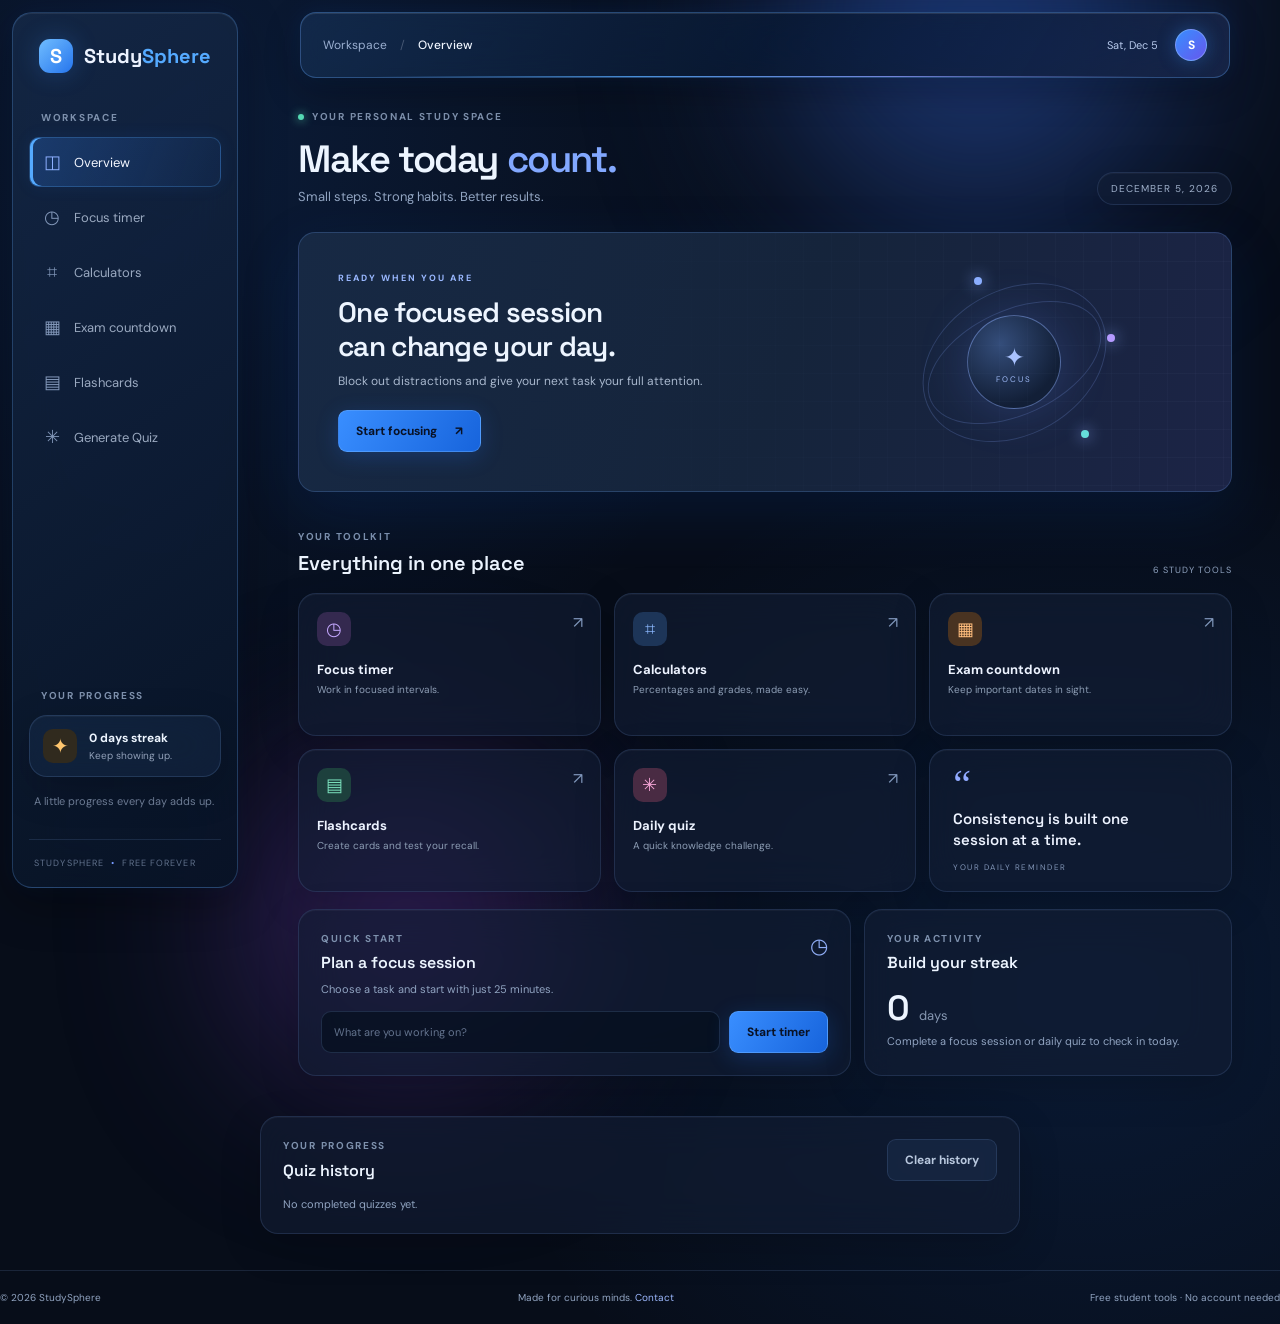
<file: index.html>
<!doctype html>
<html lang="en">
<head>
<meta name="google-site-verification" content="u8LLcOHKOxjFdwLn13CXCtblD6Vbntkjw8XJ7Eqn_Gs" />
  <meta charset="utf-8">
  <meta name="viewport" content="width=device-width, initial-scale=1">
  <meta name="theme-color" content="#080d18">
  <meta name="description" content="StudySphere is a free student productivity hub with a focus timer, grade calculator, percentage calculator, exam countdown, flashcards and daily quiz.">
  <title>StudySphere — Your study space</title>
  <link rel="preconnect" href="https://fonts.googleapis.com">
  <link rel="preconnect" href="https://fonts.gstatic.com" crossorigin>
  <link href="https://fonts.googleapis.com/css2?family=DM+Sans:wght@400;500;600;700&family=Space+Grotesk:wght@500;600;700&display=swap" rel="stylesheet">
  <link rel="stylesheet" href="styles.css">
</head>
<body>
  <div class="ambient ambient-one"></div><div class="ambient ambient-two"></div>
  <div class="app-shell">
    <aside class="sidebar" id="sidebar">
      <a class="brand" href="#" aria-label="StudySphere home"><span class="brand-mark">S</span><span>Study<span class="brand-accent">Sphere</span></span></a>
      <div class="side-label">WORKSPACE</div>
      <nav class="nav-list" aria-label="Main navigation">
        <button class="nav-item active" data-view="overview"><span>◫</span> Overview</button>
        <button class="nav-item" data-view="focus"><span>◷</span> Focus timer</button>
        <button class="nav-item" data-view="calculators"><span>⌗</span> Calculators</button>
        <button class="nav-item" data-view="countdown"><span>▦</span> Exam countdown</button>
        <button class="nav-item" data-view="flashcards"><span>▤</span> Flashcards</button>
        <button class="nav-item" data-view="quiz"><span>✳</span> Generate Quiz</button>
      </nav>
      <div class="sidebar-bottom">
        <div class="side-label">YOUR PROGRESS</div>
        <div class="streak-card"><div class="streak-icon">✦</div><div><strong id="streakNumber">0 day streak</strong><small>Keep showing up.</small></div></div>
        <div class="sidebar-note">A little progress every day adds up.</div>
        <div class="side-footer">STUDYSPHERE <span>•</span> FREE FOREVER</div>
      </div>
    </aside>

    <main class="main">
      <header class="topbar">
        <button class="mobile-menu" id="menuBtn" aria-label="Open menu">☰</button>
        <div class="breadcrumb">Workspace <span>/</span> <strong id="crumb">Overview</strong></div>
        <div class="top-actions"><span class="today-label" id="todayLabel"></span><div class="avatar">S</div></div>
      </header>

      <section class="view active-view" id="view-overview">
        <div class="welcome-row">
          <div><div class="eyebrow"><span class="live-dot"></span> YOUR PERSONAL STUDY SPACE</div><h1>Make today <span>count.</span></h1><p class="subheading">Small steps. Strong habits. Better results.</p></div>
          <div class="date-chip" id="dateChip">TODAY</div>
        </div>
        <div class="hero-card">
          <div class="hero-copy"><div class="hero-kicker">READY WHEN YOU ARE</div><h2>One focused session<br>can change your day.</h2><p>Block out distractions and give your next task your full attention.</p><button class="primary-btn" data-go="focus">Start focusing <span>↗</span></button></div>
          <div class="hero-orbit"><div class="orbit-ring ring-a"></div><div class="orbit-ring ring-b"></div><div class="orbit-core"><span>✦</span><small>FOCUS</small></div><i class="orbit-dot dot-a"></i><i class="orbit-dot dot-b"></i><i class="orbit-dot dot-c"></i></div>
          <div class="hero-grid"></div>
        </div>
        <div class="section-heading"><div><div class="eyebrow">YOUR TOOLKIT</div><h2>Everything in one place</h2></div><span class="muted">6 STUDY TOOLS</span></div>
        <div class="tool-grid">
          <button class="tool-card" data-go="focus"><span class="tool-icon purple">◷</span><span class="tool-title">Focus timer</span><span class="tool-desc">Work in focused intervals.</span><span class="card-arrow">↗</span></button>
          <button class="tool-card" data-go="calculators"><span class="tool-icon blue">⌗</span><span class="tool-title">Calculators</span><span class="tool-desc">Percentages and grades, made easy.</span><span class="card-arrow">↗</span></button>
          <button class="tool-card" data-go="countdown"><span class="tool-icon orange">▦</span><span class="tool-title">Exam countdown</span><span class="tool-desc">Keep important dates in sight.</span><span class="card-arrow">↗</span></button>
          <button class="tool-card" data-go="flashcards"><span class="tool-icon green">▤</span><span class="tool-title">Flashcards</span><span class="tool-desc">Create cards and test your recall.</span><span class="card-arrow">↗</span></button>
          <button class="tool-card" data-go="quiz"><span class="tool-icon pink">✳</span><span class="tool-title">Daily quiz</span><span class="tool-desc">A quick knowledge challenge.</span><span class="card-arrow">↗</span></button>
          <div class="tool-card quote-card"><span class="quote-mark">“</span><p>Consistency is built one session at a time.</p><small>YOUR DAILY REMINDER</small></div>
        </div>
        <div class="bottom-grid">
          <div class="panel"><div class="panel-head"><div><div class="eyebrow">QUICK START</div><h3>Plan a focus session</h3></div><span class="panel-symbol">◷</span></div><p class="muted">Choose a task and start with just 25 minutes.</p><div class="quick-start"><input id="quickTask" maxlength="80" placeholder="What are you working on?"><button class="primary-btn small" id="quickStartBtn">Start timer</button></div></div>
          <div class="panel progress-panel"><div class="eyebrow">YOUR ACTIVITY</div><h3>Build your streak</h3><div class="progress-number" id="overviewStreak">0 <small>days</small></div><p class="muted">Complete a focus session or daily quiz to check in today.</p></div>
        </div>
      </section>

      <section class="view" id="view-focus">
        <div class="page-heading"><div class="eyebrow">DEEP WORK MODE</div><h1>Focus <span>timer.</span></h1><p class="subheading">Give one thing your full attention.</p></div>
        <div class="focus-layout">
          <div class="panel timer-panel">
            
<div class="timer-tabs">
  <button class="timer-tab active" data-minutes="25" data-mode="Focus">Focus</button>
  <button class="timer-tab" data-minutes="5" data-mode="Short break">Short break</button>
  <button class="timer-tab" data-minutes="15" data-mode="Long break">Long break</button>
</div>

<div class="custom-timer">
  <h3>Customize your sessions</h3>
  <div class="custom-timer-grid">
    <label>
      Focus (minutes)
      <input type="number" id="customFocus" min="1" max="180" value="25">
    </label>
    <label>
      Short break (minutes)
      <input type="number" id="customShort" min="1" max="60" value="5">
    </label>
    <label>
      Long break (minutes)
      <input type="number" id="customLong" min="1" max="60" value="15">
    </label>
  </div>
  <button class="secondary-btn" id="saveCustomTimer">Save custom settings</button>
  <p id="customTimerStatus" class="muted">Choose your preferred durations.</p>
</div>

            <div class="timer-ring" id="timerRing"><div class="timer-inner"><div class="timer-mode" id="timerMode">FOCUS SESSION</div><div class="timer-display" id="timerDisplay">25:00</div><div class="timer-caption" id="timerCaption">Time to concentrate</div></div></div>
            <div class="timer-controls"><button class="primary-btn" id="timerStart">Start session</button><button class="secondary-btn" id="timerReset">Reset</button></div>
            <div class="timer-foot"><span>◷ 25 MINUTES</span><span>✦ ONE TASK AT A TIME</span></div>
          </div>
          <div class="panel task-panel"><div class="eyebrow">SESSION NOTES</div><h3>What are you focusing on?</h3><textarea id="focusTask" placeholder="e.g. Revise quadratic equations..."></textarea><div class="tip-box"><span>✦</span><div><strong>Focus tip</strong><p>Put your phone away, close extra tabs, and decide what “done” looks like before you begin.</p></div></div><div class="session-stat"><span>Completed sessions</span><strong id="sessionCount">0</strong></div></div>
        </div>
      </section>

      <section class="view" id="view-calculators">
        <div class="page-heading"><div class="eyebrow">NUMBERS MADE SIMPLE</div><h1>Study <span>calculators.</span></h1><p class="subheading">Fast answers for everyday school calculations.</p></div>
        <div class="calculator-grid">
          <div class="panel calculator"><div class="calc-icon blue">％</div><h3>Percentage calculator</h3><p class="muted">Find what percentage one number is of another.</p><label>Value obtained</label><input type="number" id="percentValue" placeholder="e.g. 420"><label>Total value</label><input type="number" id="percentTotal" placeholder="e.g. 500"><button class="primary-btn full" id="percentBtn">Calculate percentage</button><div class="result-box" id="percentResult">Your result will appear here.</div></div>
          <div class="panel calculator"><div class="calc-icon purple">A+</div><h3>Grade calculator</h3><p class="muted">Calculate your average across subjects.</p><div id="gradeRows"><div class="grade-row"><input type="text" placeholder="Subject" aria-label="Subject"><input type="number" min="0" max="100" placeholder="Score %" aria-label="Score percentage"></div><div class="grade-row"><input type="text" placeholder="Subject" aria-label="Subject"><input type="number" min="0" max="100" placeholder="Score %" aria-label="Score percentage"></div><div class="grade-row"><input type="text" placeholder="Subject" aria-label="Subject"><input type="number" min="0" max="100" placeholder="Score %" aria-label="Score percentage"></div></div><button class="text-btn" id="addGrade">+ Add subject</button><button class="primary-btn full" id="gradeBtn">Calculate average</button><div class="result-box" id="gradeResult">Your average will appear here.</div></div>
        </div>
      </section>

      
<section class="view" id="view-countdown">
  <div class="page-heading">
    <div class="eyebrow">KEEP YOUR GOALS IN SIGHT</div>
    <h1>Exam <span>countdown.</span></h1>
    <p class="subheading">Every exam. One place. Stay prepared.</p>
  </div>

  <div class="countdown-layout">
    <div class="panel countdown-panel">
      <div class="eyebrow">YOUR NEXT BIG DATE</div>
      <h2 id="examNameDisplay">No upcoming exams</h2>
      <div class="count-number" id="daysRemaining">—</div>
      <div class="count-caption" id="countCaption">ADD YOUR FIRST EXAM</div>
      <div class="count-date" id="examDateDisplay">Your upcoming exams will appear here.</div>
    </div>

    <div class="panel">
      <div class="eyebrow" id="examFormHeading">BUILD YOUR SCHEDULE</div>
      <h3 id="examFormTitle">Add an exam</h3>

      <label for="examName">Exam or event name</label>
      <input id="examName" maxlength="60" placeholder="e.g. Mathematics board exam">

      <label for="examDate">Exam date</label>
      <input type="date" id="examDate">

      <button class="primary-btn full" id="saveExam">Add exam</button>
      <button class="text-btn" id="cancelExamEdit" type="button" hidden>Cancel editing</button>
      <p class="tiny muted">Your exams are saved automatically on this device.</p>
    </div>
  </div>

  <div class="section-heading exam-list-heading">
    <div>
      <div class="eyebrow">YOUR SCHEDULE</div>
      <h2>All exams</h2>
    </div>
    <span class="muted" id="examCount">0 EXAMS</span>
  </div>

  <div class="exam-list" id="examList">
    <div class="panel exam-empty">
      <h3>No exams added yet</h3>
      <p class="muted">Add your first exam using the form above.</p>
    </div>
  </div>
</section>


      <section class="view" id="view-flashcards">
        <div class="page-heading"><div class="eyebrow">ACTIVE RECALL</div><h1>Flash<span>cards.</span></h1><p class="subheading">Make your own cards and practise remembering.</p></div>
        <div class="flash-layout">
          <div class="panel flash-study"><div class="flash-top"><span class="eyebrow">YOUR DECK</span><span class="muted" id="cardPosition">0 CARDS</span></div><button class="flashcard" id="flashcard" aria-label="Flip flashcard"><span class="flash-label" id="flashLabel">YOUR QUESTION</span><strong id="flashText">Add your first flashcard to begin.</strong><small id="flashHint">Click the card to reveal the answer</small></button><div class="flash-controls"><button class="secondary-btn" id="prevCard">← Previous</button><button class="primary-btn" id="flipCard">Flip card</button><button class="secondary-btn" id="nextCard">Next →</button></div></div>
          <div class="panel"><div class="eyebrow">CREATE A CARD</div><h3>Add to your deck</h3><label>Question / front</label><textarea id="newQuestion" placeholder="What do you want to remember?"></textarea><label>Answer / back</label><textarea id="newAnswer" placeholder="Write the answer here..."></textarea><button class="primary-btn full" id="addCard">Add flashcard</button><div class="deck-footer"><span id="deckCount">0 cards saved</span><button class="text-btn danger" id="deleteCard">Delete current card</button></div></div>
        </div>
      </section>

     
<section class="view" id="view-quiz">
  <div class="page-heading">
    <div class="eyebrow">AI-POWERED LEARNING</div>
    <h1>Study <span>quiz.</span></h1>
    <p class="subheading">Choose a topic. Generate a quiz. Track your progress.</p>
  </div>

  <div class="panel quiz-generator">
    <div class="eyebrow">CREATE YOUR OWN QUIZ</div>
    <h3>What do you want to learn?</h3>

    <label for="aiQuizTopic">Enter a topic</label>
    <input id="aiQuizTopic" maxlength="150"
      placeholder="e.g. Class 10 Electricity, World War II, Algebra">

    <div class="quiz-generator-grid">
      <div>
        <label for="aiQuizDifficulty">Difficulty</label>
        <select id="aiQuizDifficulty">
          <option value="easy">Easy</option>
          <option value="medium" selected>Medium</option>
          <option value="hard">Hard</option>
        </select>
      </div>

      <div>
        <label for="aiQuizCount">Questions</label>
        <select id="aiQuizCount">
          <option value="3">3 questions</option>
          <option value="5" selected>5 questions</option>
          <option value="10">10 questions</option>
        </select>
      </div>
    </div>

    <button class="primary-btn full" id="generateAiQuiz">
      ✦ Generate AI quiz
    </button>
    <p class="muted" id="aiQuizStatus" aria-live="polite">
      Enter a topic to get started.
    </p>
  </div>

  
<div class="quiz-wrap panel" id="quizWrap" hidden>
  <div class="quiz-meta">
    <span class="eyebrow" id="quizLabel">AI QUIZ</span>
    <span class="muted" id="quizProgress"></span>
  </div>
  <div class="quiz-progress">
    <div id="quizProgressBar"></div>
  </div>
  <div class="quiz-question" id="quizQuestion"></div>
  <div class="quiz-options" id="quizOptions"></div>
  <div class="quiz-feedback" id="quizFeedback"
    aria-live="polite"></div>
  <div class="quiz-bottom">
    <span class="muted" id="quizScore">Score: 0</span>
    <button class="primary-btn" id="quizNext" disabled>
      Next question →
    </button>
  </div>
</div>

    <div class="quiz-progress">
      <div id="quizProgressBar"></div>
    </div>
    <div class="quiz-question" id="quizQuestion">
      Generate a quiz or try today's challenge.
    </div>
    <div class="quiz-options" id="quizOptions"></div>
    <div class="quiz-feedback" id="quizFeedback"
      aria-live="polite"></div>
    <div class="quiz-bottom">
      <span class="muted" id="quizScore">Score: 0</span>
      <button class="primary-btn" id="quizNext" disabled>
        Next question →
      </button>
    </div>
  </div>
<div class="panel quiz-history">
  <div class="quiz-history-heading">
    <div>
      <div class="eyebrow">YOUR PROGRESS</div>
      <h3>Quiz history</h3>
    </div>
    <button class="secondary-btn" id="clearQuizHistory">
      Clear history
    </button>
  </div>
  <div id="quizHistoryList">
    <p class="muted">No completed quizzes yet.</p>
  </div>
</div>
</section>


      <footer class="footer"><span>© <span id="year"></span> StudySphere</span><span>Made for curious minds. <a href="mailto:hello@studysphere.example">Contact</a></span><span>Free student tools · No account needed</span></footer>
    </main>
  </div>
  <div class="toast" id="toast" role="status" aria-live="polite"></div>
  <script src="app.js"></script>
</body>
</html>
</file>
<file: styles.css>
*{box-sizing:border-box} :root{--bg:#080d18;--panel:#101827;--panel2:#131f31;--line:#223047;--text:#edf3ff;--muted:#91a0b8;--blue:#6e9cff;--cyan:#5ce1df;--purple:#a78bfa;--font:'DM Sans',sans-serif;--display:'Space Grotesk',sans-serif} body{margin:0;background:var(--bg);color:var(--text);font-family:var(--font);min-height:100vh;overflow-x:hidden}button,input,textarea{font:inherit}button{cursor:pointer}.ambient{position:fixed;pointer-events:none;filter:blur(100px);opacity:.13;border-radius:50%;z-index:-1}.ambient-one{width:400px;height:400px;background:#315fc6;top:-180px;right:8%}.ambient-two{width:300px;height:300px;background:#6a39ae;bottom:-170px;left:20%}.app-shell{display:flex;min-height:100vh}.sidebar{width:250px;position:fixed;inset:0 auto 0 0;background:#0b1220;border-right:1px solid #1d2a3e;padding:29px 18px 20px;display:flex;flex-direction:column;z-index:5}.brand{display:flex;align-items:center;gap:11px;color:var(--text);text-decoration:none;font:700 20px var(--display);padding:0 10px 42px}.brand-mark{width:34px;height:34px;border-radius:11px;display:grid;place-items:center;background:linear-gradient(135deg,#77a4ff,#725be8);color:white;box-shadow:0 7px 25px #5479e944}.brand-accent{color:#8baeff}.side-label,.eyebrow{font-size:10px;font-weight:700;letter-spacing:1.7px;color:#7e91ad}.side-label{padding:0 12px 13px}.nav-list{display:grid;gap:5px}.nav-item{border:0;background:transparent;color:#9aa9c0;text-align:left;padding:12px 13px;border-radius:10px;font-size:13px;display:flex;gap:13px;align-items:center;transition:.2s}.nav-item span{font-size:18px;width:18px;text-align:center;color:#8297b9}.nav-item:hover,.nav-item.active{background:#19263b;color:#f4f7ff}.nav-item.active{box-shadow:inset 2px 0 #7fa5ff}.nav-item.active span{color:#8db0ff}.sidebar-bottom{margin-top:auto}.streak-card{display:flex;align-items:center;gap:12px;background:#121f31;border:1px solid #25344b;padding:13px;border-radius:12px}.streak-icon{width:34px;height:34px;display:grid;place-items:center;border-radius:10px;background:#302a1e;color:#ffc66e;font-size:20px}.streak-card strong,.streak-card small{display:block}.streak-card strong{font-size:12px}.streak-card small{font-size:10px;color:var(--muted);margin-top:3px}.sidebar-note{color:#71819a;font-size:11px;line-height:1.6;padding:16px 5px 28px}.side-footer{border-top:1px solid #1d2a3e;padding:17px 5px 0;color:#61728c;font-size:9px;letter-spacing:1.1px}.side-footer span{color:#779cff;margin:0 4px}.main{margin-left:250px;width:calc(100% - 250px);padding:0 48px 20px;max-width:1700px}.topbar{height:78px;display:flex;align-items:center;justify-content:space-between;border-bottom:1px solid #1a273a;margin-bottom:37px}.breadcrumb{font-size:12px;color:#71829d}.breadcrumb span{padding:0 10px;color:#465873}.breadcrumb strong{color:#dbe5f7;font-weight:500}.top-actions{display:flex;align-items:center;gap:17px}.today-label{font-size:11px;color:#8798b2}.avatar{width:32px;height:32px;border:1px solid #354966;background:#1b2a40;border-radius:50%;display:grid;place-items:center;color:#a9c1ff;font-weight:700;font-size:12px}.mobile-menu{display:none;background:none;border:0;color:white;font-size:20px}.view{display:none;animation:fade .25s ease}.active-view{display:block}@keyframes fade{from{opacity:0;transform:translateY(5px)}to{opacity:1;transform:none}}.welcome-row{display:flex;justify-content:space-between;align-items:end;margin-bottom:27px}.eyebrow{display:flex;align-items:center;gap:8px}.live-dot{width:6px;height:6px;border-radius:50%;background:#56dbb5;box-shadow:0 0 10px #56dbb5}h1,h2,h3,p{margin-top:0}h1{font:600 38px var(--display);letter-spacing:-1.4px;margin:12px 0 5px}h1 span{color:#82a8ff}.subheading{color:#91a0b8;font-size:13px;margin:0}.date-chip{border:1px solid #27364d;background:#101a2a;color:#9fb0ca;padding:9px 13px;border-radius:9px;font-size:10px;letter-spacing:1px}.hero-card{min-height:260px;border:1px solid #2a3d5b;border-radius:17px;background:linear-gradient(110deg,#172944 0%,#15243b 52%,#1c2446 100%);position:relative;overflow:hidden;padding:35px 39px;display:flex;align-items:center;margin-bottom:38px}.hero-copy{position:relative;z-index:2}.hero-kicker{font-size:9px;letter-spacing:2px;color:#9ab8ff;font-weight:700}.hero-copy h2{font:600 28px/1.2 var(--display);margin:12px 0 10px;letter-spacing:-.7px}.hero-copy p{color:#a8b7cd;font-size:12px;margin-bottom:21px}.primary-btn,.secondary-btn{border:0;border-radius:9px;padding:12px 17px;font-size:12px;font-weight:700;transition:.2s}.primary-btn{background:linear-gradient(110deg,#80a8ff,#7186f5);color:#091225;box-shadow:0 6px 20px #668aff30}.primary-btn:hover{transform:translateY(-1px);filter:brightness(1.08)}.primary-btn span{padding-left:15px}.secondary-btn{background:#1a2940;border:1px solid #2d405e;color:#b9c8de}.secondary-btn:hover{background:#243650}.hero-orbit{position:absolute;right:12%;top:50%;transform:translateY(-50%);width:210px;height:210px;display:grid;place-items:center}.orbit-ring{position:absolute;border:1px solid #88aaff35;border-radius:50%;transform:rotate(-25deg)}.ring-a{width:185px;height:105px}.ring-b{width:145px;height:195px;transform:rotate(60deg)}.orbit-core{width:94px;height:94px;border-radius:50%;background:radial-gradient(circle at 35% 30%,#344d7a,#121f37 70%);border:1px solid #8daeff77;box-shadow:0 0 50px #6589ff3b;display:flex;flex-direction:column;align-items:center;justify-content:center}.orbit-core span{font-size:25px;color:#a9c2ff}.orbit-core small{font-size:8px;letter-spacing:2px;color:#9db8f5}.orbit-dot{position:absolute;width:8px;height:8px;background:#8baeff;border-radius:50%;box-shadow:0 0 15px #8baeff}.dot-a{top:20px;left:65px}.dot-b{bottom:29px;right:30px;background:#65ded9}.dot-c{top:77px;right:4px;background:#b59aff}.hero-grid{position:absolute;inset:0;background-image:linear-gradient(#b0c7ff08 1px,transparent 1px),linear-gradient(90deg,#b0c7ff08 1px,transparent 1px);background-size:28px 28px;mask-image:linear-gradient(90deg,transparent 20%,black)}.section-heading{display:flex;align-items:end;justify-content:space-between;margin-bottom:17px}.section-heading h2{font:600 20px var(--display);margin:7px 0 0}.muted{color:var(--muted);font-size:11px}.section-heading>.muted{font-size:9px;letter-spacing:1px}.tool-grid{display:grid;grid-template-columns:repeat(3,1fr);gap:13px}.tool-card{min-height:143px;position:relative;text-align:left;padding:18px;background:#101a2a;border:1px solid #223149;border-radius:13px;color:var(--text);display:flex;flex-direction:column;align-items:flex-start;transition:.2s}.tool-card:hover{border-color:#5876b1;transform:translateY(-2px);background:#142137}.tool-icon,.calc-icon{width:34px;height:34px;border-radius:10px;display:grid;place-items:center;font-size:18px;margin-bottom:15px}.purple{background:#34294f;color:#c5a8ff}.blue{background:#1d3558;color:#8db9ff}.orange{background:#493321;color:#ffbd7d}.green{background:#1d403d;color:#7be0bd}.pink{background:#492b43;color:#f5a5d6}.tool-title{font-size:13px;font-weight:700;margin-bottom:5px}.tool-desc{font-size:10px;color:#8e9eb5}.card-arrow{position:absolute;right:17px;top:18px;color:#8299bd}.quote-card{background:linear-gradient(135deg,#1d2944,#202342);justify-content:center;padding-left:23px}.quote-mark{font:40px Georgia;color:#91aaff;line-height:.8}.quote-card p{font:600 15px/1.4 var(--display);max-width:190px;margin:7px 0 12px}.quote-card small{font-size:8px;letter-spacing:1.5px;color:#8296b7}.bottom-grid{display:grid;grid-template-columns:1.5fr 1fr;gap:13px;margin-top:17px}.panel{background:#101a2a;border:1px solid #223149;border-radius:14px;padding:22px}.panel h3{font:600 16px var(--display);margin:7px 0 9px}.panel-head{display:flex;justify-content:space-between}.panel-symbol{font-size:21px;color:#90adf5}.quick-start{display:flex;gap:9px;margin-top:15px}.quick-start input{flex:1}.progress-number{font:600 35px var(--display);margin:13px 0 3px}.progress-number small{font:400 13px var(--font);color:#8798b2}.progress-panel p{line-height:1.6;margin:0}.footer{display:flex;justify-content:space-between;gap:15px;border-top:1px solid #1c2a3e;margin-top:36px;padding:20px 0;color:#71819a;font-size:10px}.footer a{color:#9db9ff;text-decoration:none}.page-heading{margin-bottom:27px}.page-heading h1{margin-bottom:6px}.focus-layout,.countdown-layout,.flash-layout{display:grid;grid-template-columns:1.4fr 1fr;gap:15px}.timer-panel{text-align:center;padding:25px 25px 20px}.timer-tabs{display:flex;justify-content:center;gap:6px}.timer-tab{background:transparent;border:1px solid transparent;color:#8393ad;padding:8px 13px;border-radius:8px;font-size:11px}.timer-tab.active{background:#1d2d47;color:#dce8ff;border-color:#314a70}.timer-ring{width:270px;height:270px;margin:26px auto 20px;border-radius:50%;display:grid;place-items:center;background:conic-gradient(#83aaff 0deg,#83aaff 0deg,#253650 0deg);position:relative}.timer-ring:before{content:"";position:absolute;inset:8px;border-radius:50%;background:#101a2a}.timer-inner{position:relative}.timer-mode{font-size:9px;letter-spacing:2px;color:#8da8d2}.timer-display{font:600 52px var(--display);letter-spacing:-2px;margin:7px 0}.timer-caption{font-size:11px;color:#8192ab}.timer-controls{display:flex;justify-content:center;gap:9px}.timer-foot{display:flex;justify-content:space-between;border-top:1px solid #223149;margin-top:24px;padding-top:15px;font-size:8px;letter-spacing:1px;color:#7186a5}.task-panel textarea{height:110px;resize:vertical}.tip-box{display:flex;gap:11px;padding:13px;background:#17263b;border:1px solid #2a3d5a;border-radius:10px;margin-top:16px}.tip-box>span{color:#9bb8ff;font-size:18px}.tip-box strong{font-size:11px}.tip-box p{font-size:10px;color:#91a0b8;line-height:1.5;margin:4px 0 0}.session-stat{border-top:1px solid #223149;margin-top:18px;padding-top:15px;display:flex;justify-content:space-between;color:#8798b2;font-size:11px}.session-stat strong{color:#dfe9fa}.calculator-grid{display:grid;grid-template-columns:1fr 1fr;gap:15px}.calculator{padding:23px}.calculator h3{margin:0 0 6px}.calculator>p{margin-bottom:18px}.calculator label,.panel label{display:block;font-size:10px;color:#9aabc4;margin:13px 0 7px}.calc-icon{margin-bottom:15px}.full{width:100%;margin-top:14px}.result-box{background:#17263b;border:1px solid #2a3e5e;color:#b9d0ff;border-radius:9px;padding:13px;margin-top:13px;font-size:12px;min-height:43px}.grade-row{display:grid;grid-template-columns:1fr 110px;gap:8px;margin-bottom:8px}.text-btn{border:0;background:transparent;color:#8eafff;padding:8px 0;font-size:11px}.text-btn:hover{text-decoration:underline}.danger{color:#f08d9b}input,textarea{background:#0b1422;border:1px solid #293a53;border-radius:8px;color:#eaf1ff;padding:11px 12px;width:100%;outline:none;font-size:11px}input:focus,textarea:focus{border-color:#789fff;box-shadow:0 0 0 3px #789fff16}input::placeholder,textarea::placeholder{color:#63738d}.countdown-panel{background:radial-gradient(circle at 50% 0%,#24385c,#101a2a 65%);text-align:center;display:flex;flex-direction:column;align-items:center;justify-content:center;min-height:300px}.countdown-panel h2{font:600 22px var(--display);margin:16px 0 5px}.count-number{font:600 84px var(--display);letter-spacing:-5px;color:#9bb9ff;line-height:1.2}.count-caption{font-size:10px;letter-spacing:2px;color:#9bb2d8}.count-date{font-size:11px;color:#8293ae;margin-top:17px}.countdown-layout>.panel:last-child{padding:25px}.tiny{font-size:9px;margin-top:15px}.flash-study{display:flex;flex-direction:column}.flash-top{display:flex;justify-content:space-between}.flashcard{min-height:245px;margin:20px 0 15px;background:radial-gradient(circle at 50% 0%,#293d63,#17243a 75%);border:1px solid #3b5278;border-radius:13px;color:#f1f5ff;padding:25px;display:flex;flex-direction:column;align-items:center;justify-content:center;text-align:center;gap:15px}.flash-label{font-size:9px;letter-spacing:2px;color:#9dbaff}.flashcard strong{font:600 20px/1.4 var(--display);max-width:430px}.flashcard small{font-size:10px;color:#899bb8}.flash-controls{display:flex;justify-content:center;gap:8px}.flash-controls button{padding:10px 12px}.flash-layout>.panel textarea{height:75px;resize:vertical}.deck-footer{border-top:1px solid #223149;margin-top:18px;padding-top:13px;display:flex;justify-content:space-between;align-items:center;color:#8495ae;font-size:10px}.quiz-wrap{max-width:760px;margin:0 auto;padding:28px}.quiz-meta{display:flex;justify-content:space-between;align-items:center}.quiz-progress{height:5px;background:#24344c;border-radius:10px;margin:17px 0 28px;overflow:hidden}.quiz-progress div{height:100%;width:20%;background:linear-gradient(90deg,#7aa4ff,#65d9d1);transition:width .25s}.quiz-question{font:600 22px/1.4 var(--display);margin-bottom:20px}.quiz-options{display:grid;gap:9px}.quiz-option{border:1px solid #2b3b54;background:#121f31;color:#dce6f7;text-align:left;padding:13px 15px;border-radius:9px;font-size:12px}.quiz-option:hover:not(:disabled){border-color:#7da1ef;background:#1b2d48}.quiz-option.correct{border-color:#48c99d;background:#15372f}.quiz-option.wrong{border-color:#ed8b9c;background:#3b202d}.quiz-feedback{min-height:27px;padding-top:12px;font-size:11px;color:#9eafd0}.quiz-bottom{display:flex;justify-content:space-between;align-items:center;border-top:1px solid #24344b;padding-top:17px;margin-top:14px}.quiz-bottom .primary-btn:disabled{opacity:.4;cursor:not-allowed}.toast{position:fixed;bottom:24px;left:50%;transform:translate(-50%,20px);opacity:0;pointer-events:none;background:#e6efff;color:#111d32;border-radius:9px;padding:11px 17px;font-size:12px;font-weight:700;box-shadow:0 10px 35px #0006;transition:.25s;z-index:20}.toast.show{opacity:1;transform:translate(-50%,0)}
@media(max-width:1050px){.main{padding:0 28px 20px}.hero-orbit{right:4%}.tool-grid{grid-template-columns:repeat(2,1fr)}}
@media(max-width:760px){.sidebar{transform:translateX(-100%);transition:.25s;box-shadow:15px 0 40px #0007}.sidebar.open{transform:translateX(0)}.main{margin-left:0;width:100%;padding:0 17px 20px}.topbar{height:64px;margin-bottom:25px}.mobile-menu{display:block;margin-right:12px}.breadcrumb{margin-right:auto}.today-label{display:none}.welcome-row{align-items:start}.date-chip{display:none}h1{font-size:32px}.hero-card{padding:27px 23px;min-height:250px}.hero-orbit{opacity:.25;right:-45px}.hero-copy{max-width:280px}.hero-copy h2{font-size:25px}.tool-grid{gap:9px}.tool-card{padding:14px;min-height:137px}.tool-desc{line-height:1.4}.bottom-grid,.focus-layout,.countdown-layout,.flash-layout,.calculator-grid{grid-template-columns:1fr}.footer{flex-direction:column;gap:8px}.timer-ring{width:240px;height:240px}.timer-display{font-size:46px}.section-heading h2{font-size:18px}.quiz-wrap{padding:20px}.quiz-question{font-size:19px}}
@media(max-width:390px){.tool-grid{grid-template-columns:1fr}.tool-card{min-height:115px}.hero-card{padding:23px 18px}.hero-copy h2{font-size:22px}.grade-row{grid-template-columns:1fr 95px}.flash-controls{gap:4px}.flash-controls button{font-size:10px;padding:9px}}


/* =========================================
   STUDYSPHERE — GLASSMORPHISM
   ELECTRIC BLUE
========================================= */

:root {
  --glass-bg: rgba(18, 30, 53, 0.62);
  --glass-border: rgba(145, 184, 255, 0.14);
  --electric-blue: #55aaff;
  --electric-glow: rgba(55, 145, 255, 0.25);
  --text-primary: #edf5ff;
  --text-muted: #91a4c1;
}

body {
  background:
    radial-gradient(ellipse at 15% 10%, rgba(30,100,210,.17), transparent 38%),
    radial-gradient(ellipse at 85% 75%, rgba(30,120,255,.12), transparent 40%),
    #070d19;
  color: var(--text-primary);
}

.ambient {
  opacity: .5;
}

.sidebar {
  background: rgba(8,17,33,.78);
  backdrop-filter: blur(24px);
  -webkit-backdrop-filter: blur(24px);
  border-right: 1px solid var(--glass-border);
}

.brand-mark {
  background: linear-gradient(135deg,#70bdff,#2675ed);
  box-shadow: 0 0 24px var(--electric-glow);
}

.brand-accent {
  color: var(--electric-blue);
}

.topbar {
  background: rgba(8,16,31,.62);
  backdrop-filter: blur(20px);
  -webkit-backdrop-filter: blur(20px);
  border-bottom: 1px solid var(--glass-border);
}

.panel,
.streak-card,
.date-chip,
.tool-card {
  background: var(--glass-bg);
  backdrop-filter: blur(20px);
  -webkit-backdrop-filter: blur(20px);
  border: 1px solid var(--glass-border);
  box-shadow:
    0 12px 40px rgba(0,0,0,.18),
    inset 0 1px rgba(255,255,255,.035);
  border-radius: 18px;
}

.nav-item {
  border: 1px solid transparent;
  transition: .25s ease;
}

.nav-item:hover {
  background: rgba(72,145,255,.10);
  border-color: var(--glass-border);
  transform: translateX(3px);
}

.nav-item.active {
  background: linear-gradient(
    110deg,
    rgba(48,127,255,.23),
    rgba(48,127,255,.07)
  );
  border: 1px solid rgba(85,170,255,.25);
  box-shadow: inset 3px 0 var(--electric-blue);
}

.hero-card {
  border: 1px solid rgba(110,170,255,.22);
  box-shadow: 0 20px 60px rgba(0,75,180,.15);
}

.tool-card {
  transition: .25s ease;
}

.tool-card:hover {
  transform: translateY(-5px);
  border-color: rgba(85,170,255,.42);
  box-shadow: 0 15px 40px rgba(30,110,255,.13);
}

.primary-btn {
  background: linear-gradient(120deg,#398eff,#1764dc);
  border: 1px solid rgba(140,195,255,.3);
  box-shadow: 0 5px 22px rgba(35,120,255,.22);
  transition: .25s ease;
}

.primary-btn:hover {
  transform: translateY(-2px);
  box-shadow: 0 8px 30px rgba(35,120,255,.38);
  filter: brightness(1.12);
}

.secondary-btn {
  background: rgba(90,145,220,.09);
  border: 1px solid var(--glass-border);
  transition: .2s ease;
}

.secondary-btn:hover {
  background: rgba(90,145,220,.18);
  border-color: rgba(85,170,255,.4);
}

input,
textarea,
select {
  background: rgba(5,14,29,.65) !important;
  border: 1px solid rgba(130,170,230,.18) !important;
  color: var(--text-primary) !important;
  border-radius: 10px !important;
}

input:focus,
textarea:focus,
select:focus {
  outline: none;
  border-color: var(--electric-blue) !important;
  box-shadow: 0 0 0 3px rgba(85,170,255,.12);
}

.timer-ring {
  box-shadow: 0 0 45px rgba(55,145,255,.13);
}

.timer-tab.active {
  background: rgba(65,145,255,.18);
  border-color: rgba(85,170,255,.35);
}

/* Custom timer layout */

.custom-timer {
  background: rgba(75,125,195,.07);
  border: 1px solid var(--glass-border);
  border-radius: 15px;
  padding: 20px;
  margin: 20px 0;
}

.custom-timer h3 {
  margin-top: 0;
  color: var(--text-primary);
}

.custom-timer-grid {
  display: grid;
  grid-template-columns: repeat(3,minmax(0,1fr));
  gap: 14px;
}

.custom-timer-grid label {
  color: var(--text-muted);
}

h1,h2,h3 {
  color: var(--text-primary);
}

.muted,
.subheading {
  color: var(--text-muted);
}

.flashcard,
.quiz-wrap {
  background: var(--glass-bg);
  backdrop-filter: blur(20px);
  -webkit-backdrop-filter: blur(20px);
  border: 1px solid var(--glass-border);
}

.footer {
  border-top: 1px solid var(--glass-border);
  color: var(--text-muted);
}

@media(max-width:768px) {
  .panel,
  .tool-card,
  .streak-card {
    backdrop-filter: blur(14px);
    -webkit-backdrop-filter: blur(14px);
  }

  .custom-timer {
    padding: 15px;
  }

  .custom-timer-grid {
    grid-template-columns: 1fr;
  }
}

/* STUDYSPHERE — FLOATING GLASS NAVBAR */

.topbar {
  position: sticky;
  top: 12px;
  z-index: 100;

  height: 66px;
  width: calc(100% - 4px);
  margin: 12px 2px 32px;
  padding: 0 22px;

  display: flex;
  align-items: center;
  justify-content: space-between;

  background: linear-gradient(
    120deg,
    rgba(20, 43, 76, 0.88),
    rgba(10, 25, 48, 0.82),
    rgba(24, 38, 72, 0.88)
  ) !important;

  backdrop-filter: blur(24px) saturate(180%);
  -webkit-backdrop-filter: blur(24px) saturate(180%);

  border: 1px solid rgba(100, 170, 255, 0.32);
  border-radius: 16px;

  box-shadow:
    0 12px 35px rgba(0, 0, 0, 0.3),
    inset 0 1px 0 rgba(255, 255, 255, 0.10),
    0 0 25px rgba(45, 125, 255, 0.12);

  transition: background .25s ease, border-color .25s ease;
}

/* Blue light along the bottom edge */

.topbar::after {
  content: "";
  position: absolute;
  bottom: 0;
  left: 8%;
  width: 84%;
  height: 1px;

  background: linear-gradient(
    90deg,
    transparent,
    #55aaff,
    #8b9cff,
    transparent
  );

  opacity: .8;
  pointer-events: none;
}

/* Navbar text */

.topbar .breadcrumb {
  color: #9aafd0;
}

.topbar .breadcrumb strong {
  color: #f0f6ff;
}

.topbar .today-label {
  color: #b8cbed;
}

.topbar .avatar {
  background: linear-gradient(135deg, #398eff, #6657ed);
  border: 1px solid rgba(160, 205, 255, .45);
  color: white;
  box-shadow: 0 0 18px rgba(55, 145, 255, .35);
}

/* Mobile */

@media(max-width:760px) {
  .topbar {
    width: 100%;
    height: 60px;
    margin: 10px 0 25px;
    padding: 0 14px;
    top: 8px;
  }
}
/* STUDYSPHERE — FLOATING GLASS SIDEBAR */

.sidebar {
  position: fixed;
  inset: 12px auto 12px 12px;

  width: 226px;
  height: auto;
  padding: 26px 16px 18px;

  background: linear-gradient(
    145deg,
    rgba(20, 39, 68, 0.94),
    rgba(8, 19, 37, 0.91)
  ) !important;

  backdrop-filter: blur(28px) saturate(170%);
  -webkit-backdrop-filter: blur(28px) saturate(170%);

  border: 1px solid rgba(100, 170, 255, 0.25);
  border-radius: 20px;

  box-shadow:
    0 15px 45px rgba(0, 0, 0, 0.35),
    inset 0 1px 0 rgba(255, 255, 255, 0.07),
    0 0 25px rgba(40, 120, 255, 0.08);

  overflow-y: auto;
  scrollbar-width: thin;
  scrollbar-color: rgba(100, 150, 220, 0.25) transparent;
}

/* Brand spacing */

.brand {
  padding-bottom: 38px;
}

/* Navigation hover glow */

.nav-item:hover {
  background: rgba(65, 140, 255, 0.13);
  border-color: rgba(100, 170, 255, 0.15);
}

/* Active navigation */

.nav-item.active {
  background: linear-gradient(
    110deg,
    rgba(55, 135, 255, 0.24),
    rgba(55, 135, 255, 0.06)
  );
  border: 1px solid rgba(85, 170, 255, 0.25);
  box-shadow:
    inset 3px 0 #55aaff,
    0 0 18px rgba(45, 125, 255, 0.08);
}

/* Streak card */

.streak-card {
  background: rgba(75, 125, 195, 0.10);
  border: 1px solid rgba(130, 175, 240, 0.17);
}

/* Sidebar footer */

.side-footer {
  border-top-color: rgba(130, 175, 240, 0.14);
}

/* Mobile sidebar */

@media(max-width:760px) {
  .sidebar {
    width: 250px;
    inset: 10px auto 10px 10px;
    border-radius: 18px;
    transform: translateX(calc(-100% - 15px));
  }

  .sidebar.open {
    transform: translateX(0);
  }
}

/* MULTIPLE EXAM COUNTDOWNS */

.exam-list-heading {
  margin-top: 38px;
}

.exam-list {
  display: grid;
  gap: 14px;
}

.exam-card {
  display: flex;
  align-items: center;
  justify-content: space-between;
  gap: 20px;
  padding: 23px;
  background: linear-gradient(
    120deg,
    rgba(20, 39, 68, .78),
    rgba(10, 22, 42, .82)
  );
  border: 1px solid rgba(100, 160, 255, .18);
  border-radius: 17px;
  transition: .2s ease;
}

.exam-card:hover {
  border-color: rgba(90, 160, 255, .45);
  box-shadow: 0 8px 28px rgba(30, 100, 220, .10);
  transform: translateY(-2px);
}

.exam-details h3 {
  margin: 0 0 7px;
}

.exam-details p {
  margin: 0 0 10px;
}

.exam-status {
  display: inline-block;
  color: #83baff;
  font-size: 13px;
  font-weight: 700;
}

.exam-completed {
  color: #9aa8bd;
}

.exam-actions {
  display: flex;
  align-items: center;
  gap: 12px;
  flex-shrink: 0;
}

.exam-empty {
  text-align: center;
  padding: 35px 20px;
}

.exam-empty h3 {
  margin-top: 0;
}

#cancelExamEdit {
  margin-top: 10px;
}

@media(max-width: 600px) {
  .exam-card {
    align-items: flex-start;
    flex-direction: column;
  }

  .exam-actions {
    width: 100%;
    justify-content: flex-start;
  }
}

/* AI QUIZ GENERATOR */

.quiz-generator {
  max-width: 760px;
  margin: 0 auto 18px;
}

.quiz-generator h3 {
  margin: 12px 0 18px;
}

.quiz-generator-grid {
  display: grid;
  grid-template-columns: 1fr 1fr;
  gap: 14px;
}

.quiz-generator label {
  display: block;
  color: var(--text-muted);
  font-size: 11px;
  margin: 13px 0 7px;
}

.quiz-generator select {
  width: 100%;
  padding: 11px;
  border-radius: 9px;
  color: var(--text-primary);
  background: rgba(5,14,29,.65);
  border: 1px solid var(--glass-border);
}

.quiz-generator button:disabled {
  opacity: .55;
  cursor: wait;
}

#aiQuizStatus {
  margin: 12px 0 0;
  line-height: 1.5;
}

@media(max-width:600px) {
  .quiz-generator-grid {
    grid-template-columns: 1fr;
  }
}
/* QUIZ HISTORY */

.quiz-history {
  max-width: 760px;
  margin: 20px auto;
}

.quiz-history-heading {
  display: flex;
  align-items: center;
  justify-content: space-between;
  gap: 12px;
  margin-bottom: 16px;
}

.quiz-history-heading h3 {
  margin: 8px 0 0;
}

.quiz-history-item {
  display: flex;
  align-items: center;
  justify-content: space-between;
  gap: 14px;
  padding: 14px 4px;
  border-bottom: 1px solid var(--glass-border);
}

.quiz-history-details {
  display: flex;
  flex-direction: column;
  gap: 5px;
  min-width: 0;
}

.quiz-history-details strong {
  overflow-wrap: anywhere;
}

.quiz-history-details span {
  color: var(--text-muted);
  font-size: 12px;
}

.quiz-history-score {
  color: var(--blue);
  white-space: nowrap;
}

#clearQuizHistory {
  cursor: pointer;
}

@media(max-width: 500px) {
  .quiz-history-heading {
    align-items: flex-start;
  }
}
</file>
